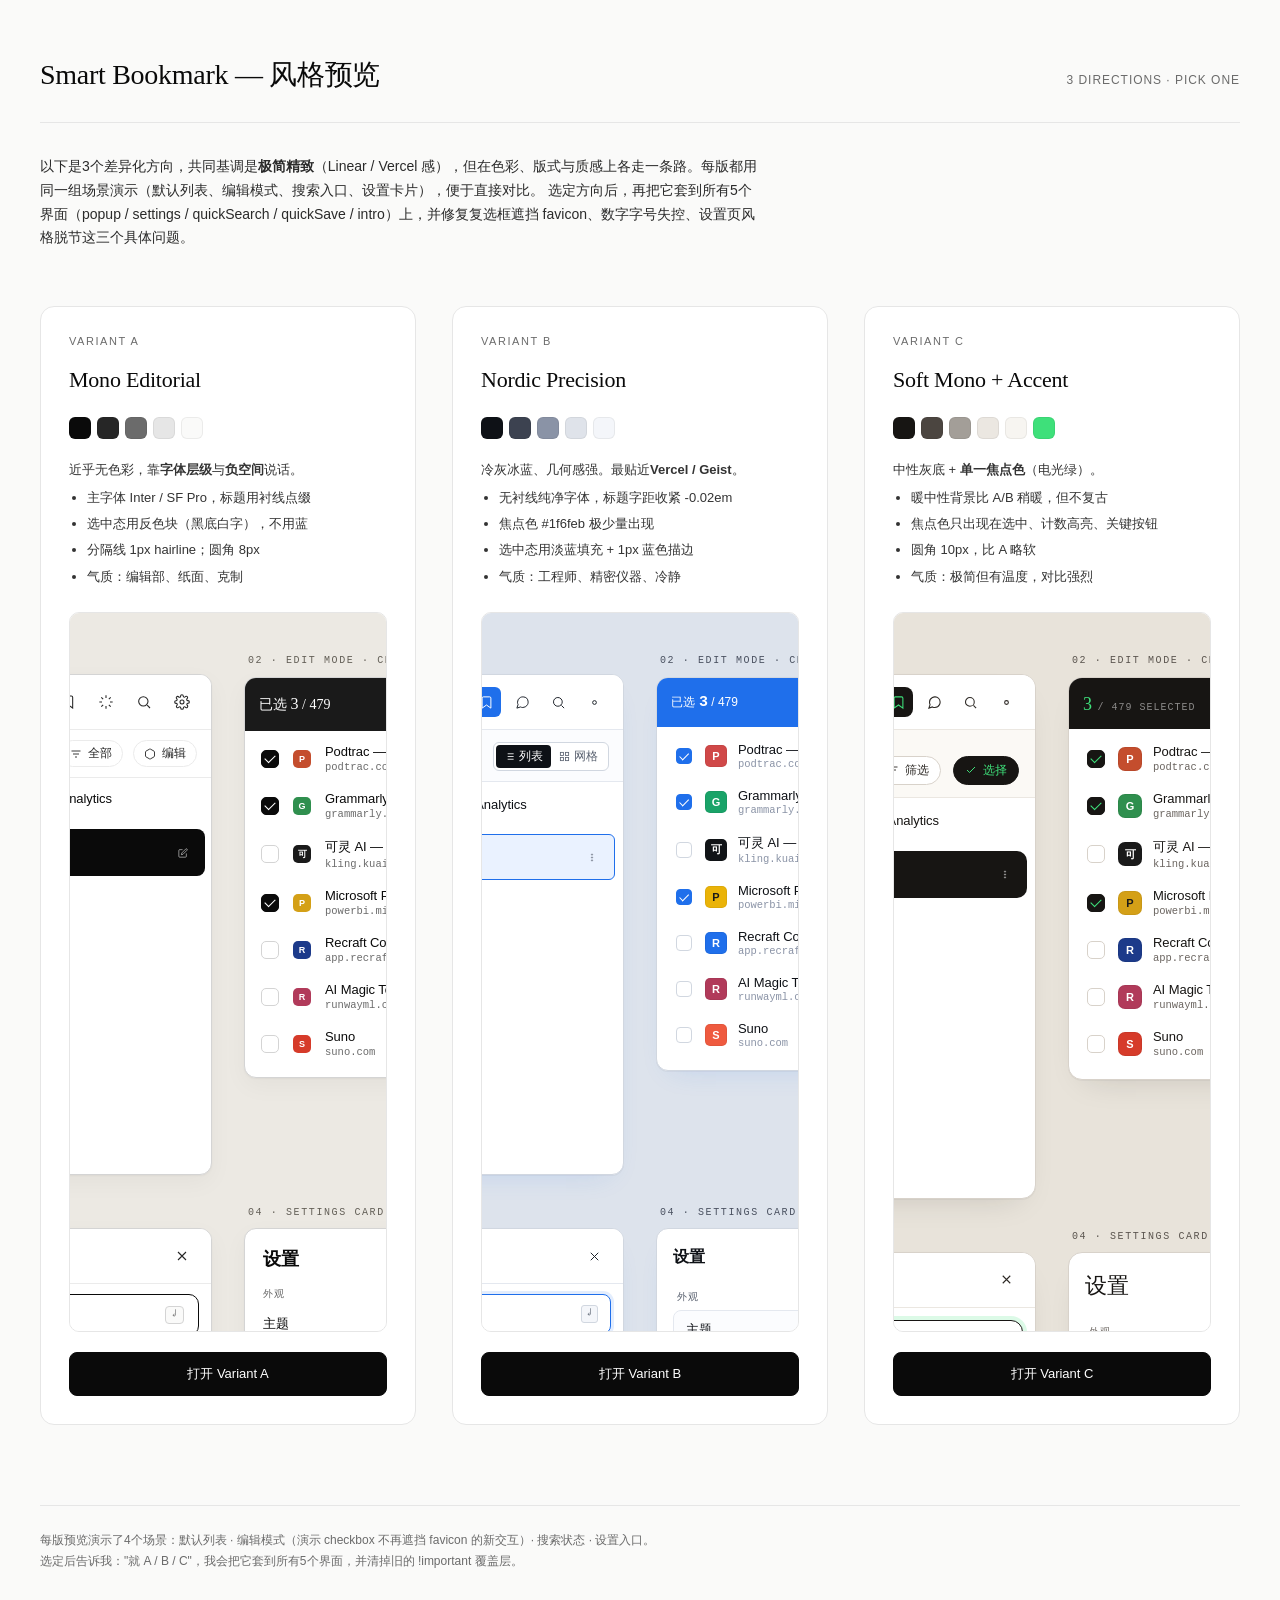
<file: ui-previews/index.html>
<!doctype html>
<html lang="zh-CN">
<head>
<meta charset="utf-8" />
<title>Smart Bookmark · 风格预览</title>
<style>
  :root {
    --ink: #0a0a0a;
    --muted: #6b6b6b;
    --line: #e6e6e6;
    --bg: #fafaf9;
  }
  * { box-sizing: border-box; }
  html, body { margin: 0; padding: 0; background: var(--bg); color: var(--ink); font-family: ui-sans-serif, -apple-system, BlinkMacSystemFont, "SF Pro Text", "Inter", "PingFang SC", sans-serif; -webkit-font-smoothing: antialiased; }
  .wrap { max-width: 1480px; margin: 0 auto; padding: 56px 40px 120px; }
  header { display: flex; justify-content: space-between; align-items: baseline; padding-bottom: 28px; border-bottom: 1px solid var(--line); }
  header h1 { font-family: "Iowan Old Style", "Georgia", "Source Serif Pro", serif; font-weight: 500; font-size: 28px; letter-spacing: -0.01em; margin: 0; }
  header .meta { color: var(--muted); font-size: 12px; letter-spacing: 0.08em; text-transform: uppercase; }
  .intro { margin: 32px 0 56px; max-width: 720px; color: #2a2a2a; line-height: 1.7; font-size: 14px; }
  .intro b { font-weight: 600; }
  .grid { display: grid; grid-template-columns: repeat(3, 1fr); gap: 36px; }
  .card { background: #fff; border: 1px solid var(--line); border-radius: 14px; padding: 28px; display: flex; flex-direction: column; gap: 20px; }
  .card h2 { margin: 0; font-family: "Iowan Old Style", "Georgia", serif; font-weight: 500; font-size: 22px; letter-spacing: -0.01em; }
  .card .label { font-size: 11px; letter-spacing: 0.14em; color: var(--muted); text-transform: uppercase; }
  .swatches { display: flex; gap: 6px; margin-top: 4px; }
  .swatch { width: 22px; height: 22px; border-radius: 6px; border: 1px solid rgba(0,0,0,0.06); }
  .summary { font-size: 13px; line-height: 1.7; color: #333; }
  .summary ul { padding-left: 18px; margin: 6px 0 0; }
  .summary li { margin: 4px 0; }
  .preview-frame { width: 100%; height: 720px; border: 1px solid var(--line); border-radius: 10px; background: #fff; }
  .btn-row { display: flex; gap: 8px; }
  .btn { flex: 1; padding: 12px 14px; text-align: center; text-decoration: none; font-size: 13px; border-radius: 8px; border: 1px solid var(--line); color: var(--ink); background: #fff; transition: all .12s; }
  .btn:hover { background: var(--ink); color: #fff; border-color: var(--ink); }
  .btn.primary { background: var(--ink); color: #fff; border-color: var(--ink); }
  .btn.primary:hover { background: #2a2a2a; }
  footer { margin-top: 80px; padding-top: 24px; border-top: 1px solid var(--line); color: var(--muted); font-size: 12px; line-height: 1.8; }
</style>
</head>
<body>
<div class="wrap">
  <header>
    <h1>Smart Bookmark — 风格预览</h1>
    <span class="meta">3 directions · pick one</span>
  </header>

  <p class="intro">
    以下是3个差异化方向，共同基调是<b>极简精致</b>（Linear / Vercel 感），但在色彩、版式与质感上各走一条路。每版都用同一组场景演示（默认列表、编辑模式、搜索入口、设置卡片），便于直接对比。
    选定方向后，再把它套到所有5个界面（popup / settings / quickSearch / quickSave / intro）上，并修复复选框遮挡 favicon、数字字号失控、设置页风格脱节这三个具体问题。
  </p>

  <div class="grid">
    <!-- Variant A -->
    <div class="card">
      <span class="label">Variant A</span>
      <h2>Mono Editorial</h2>
      <div class="swatches">
        <span class="swatch" style="background:#0a0a0a"></span>
        <span class="swatch" style="background:#262626"></span>
        <span class="swatch" style="background:#6b6b6b"></span>
        <span class="swatch" style="background:#e6e6e6"></span>
        <span class="swatch" style="background:#fafaf9"></span>
      </div>
      <div class="summary">
        近乎无色彩，靠<b>字体层级</b>与<b>负空间</b>说话。
        <ul>
          <li>主字体 Inter / SF Pro，标题用衬线点缀</li>
          <li>选中态用反色块（黑底白字），不用蓝</li>
          <li>分隔线 1px hairline；圆角 8px</li>
          <li>气质：编辑部、纸面、克制</li>
        </ul>
      </div>
      <iframe class="preview-frame" src="variant-a-mono-editorial.html"></iframe>
      <div class="btn-row">
        <a class="btn primary" href="variant-a-mono-editorial.html" target="_blank">打开 Variant A</a>
      </div>
    </div>

    <!-- Variant B -->
    <div class="card">
      <span class="label">Variant B</span>
      <h2>Nordic Precision</h2>
      <div class="swatches">
        <span class="swatch" style="background:#0e1116"></span>
        <span class="swatch" style="background:#3c4250"></span>
        <span class="swatch" style="background:#8a93a6"></span>
        <span class="swatch" style="background:#dfe3ea"></span>
        <span class="swatch" style="background:#f4f6fa"></span>
      </div>
      <div class="summary">
        冷灰冰蓝、几何感强。最贴近<b>Vercel / Geist</b>。
        <ul>
          <li>无衬线纯净字体，标题字距收紧 -0.02em</li>
          <li>焦点色 #1f6feb 极少量出现</li>
          <li>选中态用淡蓝填充 + 1px 蓝色描边</li>
          <li>气质：工程师、精密仪器、冷静</li>
        </ul>
      </div>
      <iframe class="preview-frame" src="variant-b-nordic-precision.html"></iframe>
      <div class="btn-row">
        <a class="btn primary" href="variant-b-nordic-precision.html" target="_blank">打开 Variant B</a>
      </div>
    </div>

    <!-- Variant C -->
    <div class="card">
      <span class="label">Variant C</span>
      <h2>Soft Mono + Accent</h2>
      <div class="swatches">
        <span class="swatch" style="background:#171513"></span>
        <span class="swatch" style="background:#4b4540"></span>
        <span class="swatch" style="background:#a39e98"></span>
        <span class="swatch" style="background:#ebe7e1"></span>
        <span class="swatch" style="background:#f7f5f1"></span>
        <span class="swatch" style="background:#3ee07a"></span>
      </div>
      <div class="summary">
        中性灰底 + <b>单一焦点色</b>（电光绿）。
        <ul>
          <li>暖中性背景比 A/B 稍暖，但不复古</li>
          <li>焦点色只出现在选中、计数高亮、关键按钮</li>
          <li>圆角 10px，比 A 略软</li>
          <li>气质：极简但有温度，对比强烈</li>
        </ul>
      </div>
      <iframe class="preview-frame" src="variant-c-soft-mono-accent.html"></iframe>
      <div class="btn-row">
        <a class="btn primary" href="variant-c-soft-mono-accent.html" target="_blank">打开 Variant C</a>
      </div>
    </div>
  </div>

  <footer>
    每版预览演示了4个场景：默认列表 · 编辑模式（演示 checkbox 不再遮挡 favicon 的新交互）· 搜索状态 · 设置入口。<br/>
    选定后告诉我："就 A / B / C"，我会把它套到所有5个界面，并清掉旧的 !important 覆盖层。
  </footer>
</div>
</body>
</html>
</file>
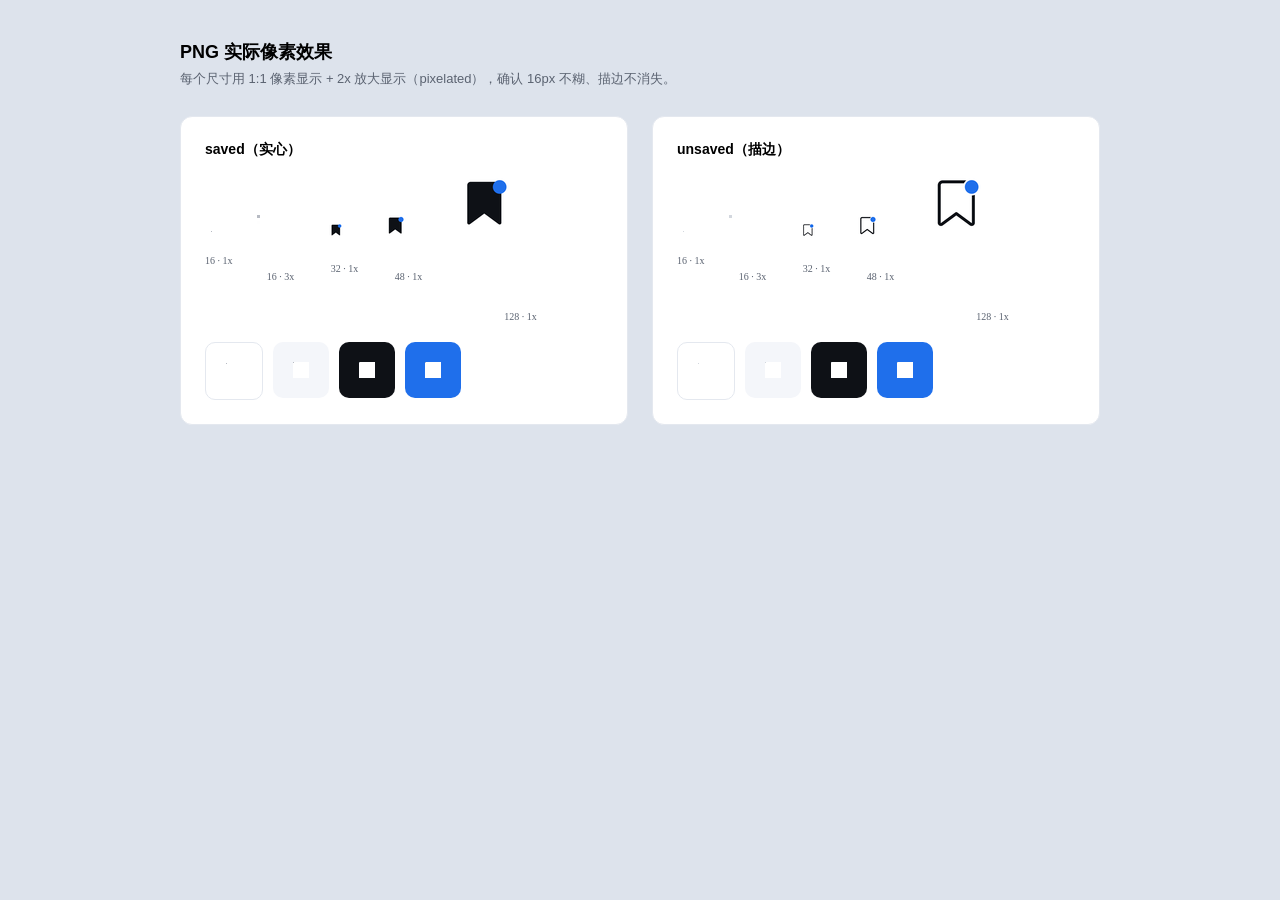
<file: icons-new/pngs.html>
<!doctype html>
<html><head><meta charset="utf-8"><title>PNG check</title>
<style>
  body { margin: 0; padding: 40px; background: #dde3ec; font-family: -apple-system, "PingFang SC", sans-serif; }
  .wrap { max-width: 920px; margin: 0 auto; }
  h1 { font-size: 18px; margin: 0 0 6px; }
  p { color: #5b6371; font-size: 13px; margin: 0 0 28px; }
  .grid { display: grid; grid-template-columns: 1fr 1fr; gap: 24px; }
  .card { background: #fff; border: 1px solid #e4e8ef; border-radius: 12px; padding: 24px; }
  .card h2 { margin: 0 0 16px; font-size: 14px; }
  .row { display: flex; align-items: center; gap: 24px; flex-wrap: wrap; }
  .slot { display: flex; flex-direction: column; align-items: center; gap: 8px; }
  .slot img { image-rendering: pixelated; }
  .slot.smooth img { image-rendering: auto; }
  .slot .lbl { font-family: ui-monospace, Menlo; font-size: 10px; color: #5b6371; }
  .bg-row { display: flex; gap: 10px; margin-top: 20px; }
  .bg { width: 56px; height: 56px; border-radius: 10px; display: flex; align-items: center; justify-content: center; }
  .bg-w { background: #fff; border: 1px solid #e4e8ef; }
  .bg-g { background: #f4f6fa; }
  .bg-d { background: #0e1116; }
  .bg-b { background: #1f6feb; }
  .bg img { width: 16px; height: 16px; }
</style></head>
<body><div class="wrap">
<h1>PNG 实际像素效果</h1>
<p>每个尺寸用 1:1 像素显示 + 2x 放大显示（pixelated），确认 16px 不糊、描边不消失。</p>

<div class="grid">
  <div class="card">
    <h2>saved（实心）</h2>
    <div class="row">
      <div class="slot"><img src="saved_16.png" width="16" /><span class="lbl">16 · 1x</span></div>
      <div class="slot"><img src="saved_16.png" width="48" /><span class="lbl">16 · 3x</span></div>
      <div class="slot"><img src="saved_32.png" width="32" /><span class="lbl">32 · 1x</span></div>
      <div class="slot"><img src="saved_48.png" width="48" /><span class="lbl">48 · 1x</span></div>
      <div class="slot smooth"><img src="saved_128.png" width="128" /><span class="lbl">128 · 1x</span></div>
    </div>
    <div class="bg-row">
      <div class="bg bg-w"><img src="saved_16.png" /></div>
      <div class="bg bg-g"><img src="saved_16.png" /></div>
      <div class="bg bg-d"><img src="saved_16.png" /></div>
      <div class="bg bg-b"><img src="saved_16.png" /></div>
    </div>
  </div>

  <div class="card">
    <h2>unsaved（描边）</h2>
    <div class="row">
      <div class="slot"><img src="unsaved_16.png" width="16" /><span class="lbl">16 · 1x</span></div>
      <div class="slot"><img src="unsaved_16.png" width="48" /><span class="lbl">16 · 3x</span></div>
      <div class="slot"><img src="unsaved_32.png" width="32" /><span class="lbl">32 · 1x</span></div>
      <div class="slot"><img src="unsaved_48.png" width="48" /><span class="lbl">48 · 1x</span></div>
      <div class="slot smooth"><img src="unsaved_128.png" width="128" /><span class="lbl">128 · 1x</span></div>
    </div>
    <div class="bg-row">
      <div class="bg bg-w"><img src="unsaved_16.png" /></div>
      <div class="bg bg-g"><img src="unsaved_16.png" /></div>
      <div class="bg bg-d"><img src="unsaved_16.png" /></div>
      <div class="bg bg-b"><img src="unsaved_16.png" /></div>
    </div>
  </div>
</div>
</div></body></html>
</file>
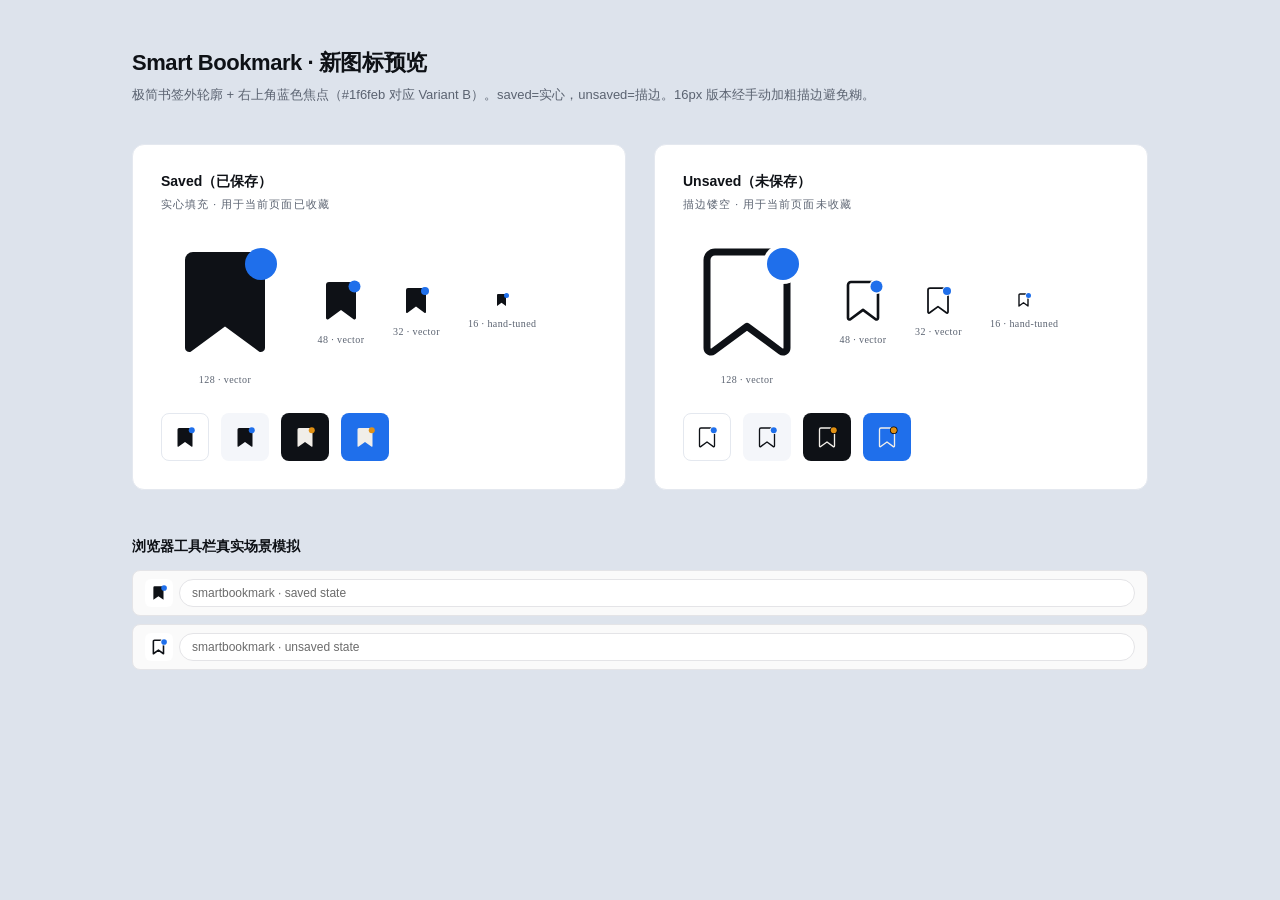
<file: icons-new/preview.html>
<!doctype html>
<html lang="zh-CN">
<head>
<meta charset="utf-8" />
<title>Icon preview</title>
<style>
  :root {
    --ink: #0e1116;
    --muted: #5b6371;
    --line: #e4e8ef;
    --bg: #f4f6fa;
    --accent: #1f6feb;
  }
  * { box-sizing: border-box; }
  html, body { margin: 0; padding: 0; background: #dde3ec; color: var(--ink); font-family: "Inter", -apple-system, "PingFang SC", sans-serif; }
  .wrap { max-width: 1080px; margin: 0 auto; padding: 48px 32px 80px; }
  h1 { font-size: 22px; font-weight: 600; letter-spacing: -0.02em; margin: 0 0 8px; }
  .sub { color: var(--muted); font-size: 13px; margin: 0 0 40px; }
  .grid { display: grid; grid-template-columns: 1fr 1fr; gap: 28px; }
  .card { background: #fff; border: 1px solid var(--line); border-radius: 12px; padding: 28px; }
  .card h2 { font-size: 14px; font-weight: 600; margin: 0 0 6px; }
  .card .label { color: var(--muted); font-size: 11px; letter-spacing: 0.1em; text-transform: uppercase; margin-bottom: 24px; font-family: ui-monospace, "JetBrains Mono", Menlo; }
  .row { display: flex; align-items: center; gap: 28px; flex-wrap: wrap; margin-bottom: 28px; }
  .row:last-child { margin-bottom: 0; }
  .slot { display: flex; flex-direction: column; align-items: center; gap: 10px; }
  .slot .size { font-family: ui-monospace, "JetBrains Mono", Menlo; font-size: 10px; color: var(--muted); letter-spacing: 0.04em; }
  .slot img { display: block; image-rendering: -webkit-optimize-contrast; }
  /* mock chrome toolbar */
  .toolbar { display: flex; align-items: center; gap: 6px; padding: 8px 12px; background: #fafafa; border: 1px solid #e4e4e7; border-radius: 8px; }
  .toolbar .url { flex: 1; height: 28px; background: #fff; border: 1px solid #e4e4e7; border-radius: 14px; padding: 0 12px; display: flex; align-items: center; font-size: 12px; color: #6b6b6b; }
  .toolbar .ext-btn { width: 28px; height: 28px; border-radius: 6px; background: #fff; border: 1px solid transparent; display: flex; align-items: center; justify-content: center; }
  .toolbar .ext-btn img { width: 18px; height: 18px; }
  .bg-tests { display: flex; gap: 12px; margin-top: 14px; }
  .bg-tests .bg { width: 48px; height: 48px; border-radius: 8px; display: flex; align-items: center; justify-content: center; }
  .bg-light { background: #ffffff; border: 1px solid var(--line); }
  .bg-dark { background: #0e1116; }
  .bg-gray { background: #f4f6fa; }
  .bg-blue { background: var(--accent); }
</style>
</head>
<body>
<div class="wrap">
  <h1>Smart Bookmark · 新图标预览</h1>
  <p class="sub">极简书签外轮廓 + 右上角蓝色焦点（#1f6feb 对应 Variant B）。saved=实心，unsaved=描边。16px 版本经手动加粗描边避免糊。</p>

  <div class="grid">
    <!-- SAVED -->
    <div class="card">
      <h2>Saved（已保存）</h2>
      <div class="label">实心填充 · 用于当前页面已收藏</div>
      <div class="row">
        <div class="slot"><img src="icon-saved.svg" width="128" height="128" /><span class="size">128 · vector</span></div>
        <div class="slot"><img src="icon-saved.svg" width="48" height="48" /><span class="size">48 · vector</span></div>
        <div class="slot"><img src="icon-saved.svg" width="32" height="32" /><span class="size">32 · vector</span></div>
        <div class="slot"><img src="icon-saved-16.svg" width="16" height="16" /><span class="size">16 · hand-tuned</span></div>
      </div>
      <div class="bg-tests">
        <div class="bg bg-light"><img src="icon-saved.svg" width="24" height="24" /></div>
        <div class="bg bg-gray"><img src="icon-saved.svg" width="24" height="24" /></div>
        <div class="bg bg-dark"><img src="icon-saved.svg" width="24" height="24" style="filter:invert(1)" /></div>
        <div class="bg bg-blue"><img src="icon-saved.svg" width="24" height="24" style="filter:invert(1)" /></div>
      </div>
    </div>

    <!-- UNSAVED -->
    <div class="card">
      <h2>Unsaved（未保存）</h2>
      <div class="label">描边镂空 · 用于当前页面未收藏</div>
      <div class="row">
        <div class="slot"><img src="icon-unsaved.svg" width="128" height="128" /><span class="size">128 · vector</span></div>
        <div class="slot"><img src="icon-unsaved.svg" width="48" height="48" /><span class="size">48 · vector</span></div>
        <div class="slot"><img src="icon-unsaved.svg" width="32" height="32" /><span class="size">32 · vector</span></div>
        <div class="slot"><img src="icon-unsaved-16.svg" width="16" height="16" /><span class="size">16 · hand-tuned</span></div>
      </div>
      <div class="bg-tests">
        <div class="bg bg-light"><img src="icon-unsaved.svg" width="24" height="24" /></div>
        <div class="bg bg-gray"><img src="icon-unsaved.svg" width="24" height="24" /></div>
        <div class="bg bg-dark"><img src="icon-unsaved.svg" width="24" height="24" style="filter:invert(1)" /></div>
        <div class="bg bg-blue"><img src="icon-unsaved.svg" width="24" height="24" style="filter:invert(1)" /></div>
      </div>
    </div>
  </div>

  <h2 style="margin-top:48px; font-size:14px;">浏览器工具栏真实场景模拟</h2>
  <div class="toolbar" style="margin-top:14px;">
    <div class="ext-btn"><img src="icon-saved-16.svg" /></div>
    <div class="url">smartbookmark · saved state</div>
  </div>
  <div class="toolbar" style="margin-top:8px;">
    <div class="ext-btn"><img src="icon-unsaved-16.svg" /></div>
    <div class="url">smartbookmark · unsaved state</div>
  </div>
</div>
</body>
</html>
</file>
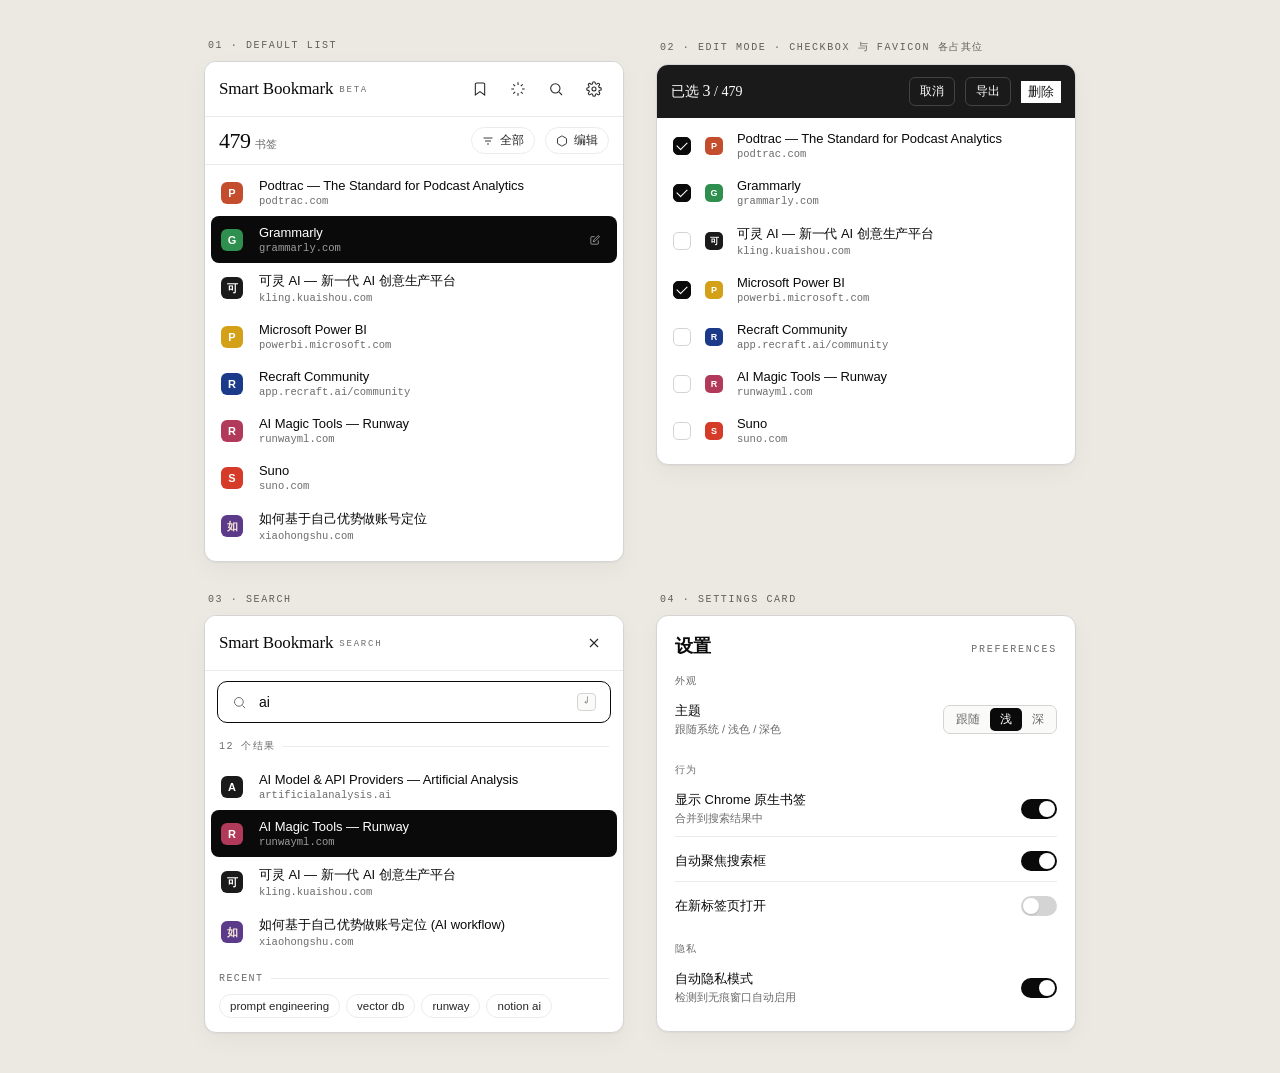
<file: ui-previews/variant-a-mono-editorial.html>
<!doctype html>
<html lang="zh-CN">
<head>
<meta charset="utf-8" />
<title>Variant A · Mono Editorial</title>
<style>
  :root {
    --ink: #0a0a0a;
    --ink-2: #262626;
    --muted: #6b6b6b;
    --muted-2: #9a9a9a;
    --line: #ebebeb;
    --line-strong: #d4d4d4;
    --bg: #fafaf9;
    --panel: #ffffff;
    --hover: #f1f0ee;
    --selected: #0a0a0a;
    --selected-text: #ffffff;
    --danger: #b91c1c;
    --radius-sm: 6px;
    --radius: 8px;
    --radius-lg: 12px;
    --shadow: 0 1px 2px rgba(0,0,0,0.04), 0 8px 24px rgba(0,0,0,0.04);
    --serif: "Iowan Old Style", "Georgia", "Source Serif Pro", "Times New Roman", serif;
    --sans: ui-sans-serif, -apple-system, BlinkMacSystemFont, "SF Pro Text", "Inter", "PingFang SC", sans-serif;
    --mono: ui-monospace, "SF Mono", "JetBrains Mono", Menlo, monospace;
  }
  * { box-sizing: border-box; }
  html, body { margin: 0; padding: 0; background: #ece9e3; color: var(--ink); font-family: var(--sans); -webkit-font-smoothing: antialiased; }
  .stage { display: grid; grid-template-columns: repeat(2, 420px); gap: 32px; padding: 40px; justify-content: center; align-content: start; }
  .scene { display: flex; flex-direction: column; gap: 10px; }
  .scene-label { font-family: var(--mono); font-size: 10px; letter-spacing: 0.16em; text-transform: uppercase; color: #635f57; padding-left: 4px; }

  /* === Popup canvas === */
  .popup {
    width: 420px;
    background: var(--panel);
    border: 1px solid var(--line-strong);
    border-radius: var(--radius-lg);
    overflow: hidden;
    box-shadow: var(--shadow);
    font-size: 13px;
  }

  /* Toolbar */
  .toolbar {
    display: flex;
    align-items: center;
    gap: 8px;
    padding: 12px 14px;
    border-bottom: 1px solid var(--line);
    background: var(--panel);
  }
  .brand {
    display: flex; align-items: baseline; gap: 6px;
    font-family: var(--serif);
    font-size: 17px;
    letter-spacing: -0.01em;
    font-weight: 500;
    color: var(--ink);
  }
  .brand .dot { width: 6px; height: 6px; border-radius: 50%; background: var(--ink); display: inline-block; transform: translateY(-2px); }
  .brand small { font-family: var(--mono); font-size: 9px; letter-spacing: 0.2em; color: var(--muted); text-transform: uppercase; transform: translateY(-2px); }
  .toolbar .spacer { flex: 1; }
  .icon-btn {
    width: 30px; height: 30px;
    display: inline-flex; align-items: center; justify-content: center;
    border: 1px solid transparent;
    background: transparent;
    border-radius: var(--radius-sm);
    color: var(--ink-2);
    cursor: pointer;
    transition: all .12s;
  }
  .icon-btn:hover { background: var(--hover); }
  .icon-btn.active { background: var(--ink); color: #fff; }
  .icon-btn svg { width: 16px; height: 16px; stroke-width: 1.6; }

  /* Sub-toolbar (count + actions) */
  .subbar {
    display: flex; align-items: center; gap: 10px;
    padding: 10px 14px;
    border-bottom: 1px solid var(--line);
  }
  .count {
    display: inline-flex; align-items: baseline; gap: 4px;
    font-family: var(--serif);
  }
  .count .num {
    font-size: 22px;
    font-weight: 500;
    letter-spacing: -0.02em;
    color: var(--ink);
    font-variant-numeric: tabular-nums;
    line-height: 1;
  }
  .count .unit {
    font-size: 11px;
    color: var(--muted);
    letter-spacing: 0.06em;
    font-family: var(--sans);
    text-transform: uppercase;
  }
  .subbar .spacer { flex: 1; }
  .pill {
    display: inline-flex; align-items: center; gap: 6px;
    padding: 5px 10px;
    border: 1px solid var(--line);
    border-radius: 999px;
    background: var(--panel);
    color: var(--ink-2);
    font-size: 11.5px;
    cursor: pointer;
    transition: all .12s;
  }
  .pill:hover { border-color: var(--ink); }
  .pill svg { width: 12px; height: 12px; stroke-width: 1.8; }

  /* Bookmark list */
  .list { padding: 4px 6px 10px; }
  .item {
    position: relative;
    display: grid;
    grid-template-columns: 28px minmax(0,1fr) auto;
    align-items: center;
    gap: 10px;
    padding: 9px 10px;
    border-radius: var(--radius);
    cursor: pointer;
    transition: background .12s;
  }
  .item:hover { background: var(--hover); }
  .item.selected { background: var(--selected); color: var(--selected-text); }
  .item.selected .title { color: var(--selected-text); }
  .item.selected .url { color: rgba(255,255,255,0.6); }

  .favicon {
    width: 22px; height: 22px;
    border-radius: 6px;
    overflow: hidden;
    background: #ddd6c8;
    display: flex; align-items: center; justify-content: center;
    color: #fff;
    font-size: 11px;
    font-weight: 600;
    flex-shrink: 0;
  }
  .favicon.f1 { background: #c44d2d; }
  .favicon.f2 { background: #2f8f4e; }
  .favicon.f3 { background: #1a1a1a; }
  .favicon.f4 { background: #d4a017; }
  .favicon.f5 { background: #1c3a8a; }
  .favicon.f6 { background: #b13a5a; }
  .favicon.f7 { background: #d63b2a; }
  .favicon.f8 { background: #5b3a8a; color: #f5e8d4; }

  .meta { min-width: 0; display: flex; flex-direction: column; gap: 2px; }
  .title { font-size: 13px; font-weight: 500; color: var(--ink); white-space: nowrap; overflow: hidden; text-overflow: ellipsis; letter-spacing: -0.005em; }
  .url { font-size: 10.5px; color: var(--muted); white-space: nowrap; overflow: hidden; text-overflow: ellipsis; font-family: var(--mono); }
  .item .actions { display: flex; gap: 2px; opacity: 0; transition: opacity .12s; }
  .item:hover .actions { opacity: 1; }
  .item.selected .actions { opacity: 1; }
  .item .actions .icon-btn { width: 24px; height: 24px; color: var(--muted); }
  .item.selected .actions .icon-btn { color: rgba(255,255,255,0.8); }
  .item.selected .actions .icon-btn:hover { background: rgba(255,255,255,0.12); color: #fff; }

  /* Edit-mode: checkbox sits where favicon was, favicon shrinks to corner of checkbox.
     User's bug: checkbox covers favicon. Fix: in edit mode, the leading slot becomes a checkbox,
     and the favicon is a small badge attached to the title row instead. */
  .item.edit { grid-template-columns: 22px 22px minmax(0,1fr) auto; }
  .item.edit .favicon { width: 18px; height: 18px; border-radius: 5px; font-size: 9px; }
  .checkbox {
    width: 18px; height: 18px;
    border: 1.5px solid var(--line-strong);
    border-radius: 5px;
    display: inline-flex; align-items: center; justify-content: center;
    background: #fff;
    transition: all .12s;
  }
  .item.edit:hover .checkbox { border-color: var(--ink); }
  .checkbox.checked { background: var(--ink); border-color: var(--ink); }
  .checkbox.checked::after {
    content: ""; width: 9px; height: 5px;
    border-left: 1.5px solid #fff; border-bottom: 1.5px solid #fff;
    transform: rotate(-45deg) translate(1px, -1px);
  }

  /* Edit toolbar */
  .edit-bar {
    display: flex; align-items: center; gap: 10px;
    padding: 12px 14px;
    background: #1a1a1a;
    color: #fff;
    font-size: 12px;
  }
  .edit-bar .label { font-family: var(--serif); font-size: 14px; }
  .edit-bar .label .num { font-family: var(--serif); font-weight: 500; font-size: 16px; font-variant-numeric: tabular-nums; }
  .edit-bar .spacer { flex: 1; }
  .edit-bar .ghost {
    padding: 6px 10px; border: 1px solid rgba(255,255,255,0.18);
    border-radius: var(--radius-sm); color: #fff; background: transparent;
    cursor: pointer; font-size: 11.5px;
  }
  .edit-bar .ghost:hover { background: rgba(255,255,255,0.08); }
  .edit-bar .danger { background: #fff; color: #1a1a1a; border: 1px solid #fff; }
  .edit-bar .danger:hover { background: #f0ebe2; }

  /* Search scene */
  .search-input {
    margin: 10px 12px;
    display: flex; align-items: center; gap: 10px;
    padding: 11px 14px;
    border: 1px solid var(--line-strong);
    border-radius: 10px;
    background: var(--panel);
  }
  .search-input.focused { border-color: var(--ink); }
  .search-input svg { width: 15px; height: 15px; color: var(--muted); stroke-width: 1.6; }
  .search-input input {
    flex: 1; border: none; outline: none; background: transparent;
    font-family: var(--sans); font-size: 14px; color: var(--ink);
  }
  .search-input kbd {
    font-family: var(--mono); font-size: 10px;
    padding: 2px 6px; border: 1px solid var(--line-strong);
    border-radius: 4px; color: var(--muted); background: var(--bg);
  }
  .sec {
    padding: 6px 14px;
    display: flex; align-items: center; gap: 8px;
    font-family: var(--mono); font-size: 10px; letter-spacing: 0.14em;
    text-transform: uppercase; color: var(--muted);
  }
  .sec::after { content: ""; flex: 1; height: 1px; background: var(--line); }

  /* Settings card */
  .settings-card {
    padding: 18px 18px 16px;
    display: flex; flex-direction: column; gap: 16px;
  }
  .settings-title {
    font-family: var(--serif);
    font-size: 18px;
    letter-spacing: -0.015em;
    margin: 0;
    display: flex; justify-content: space-between; align-items: baseline;
  }
  .settings-title small { font-family: var(--mono); font-size: 10px; letter-spacing: 0.18em; text-transform: uppercase; color: var(--muted); font-weight: normal; }
  .sg { display: flex; flex-direction: column; gap: 4px; }
  .sg-label { font-family: var(--mono); font-size: 10px; letter-spacing: 0.14em; text-transform: uppercase; color: var(--muted); }
  .sg-row {
    display: flex; justify-content: space-between; align-items: center;
    padding: 10px 0;
    border-bottom: 1px solid var(--line);
  }
  .sg-row:last-child { border-bottom: none; }
  .sg-row .name { font-size: 13px; color: var(--ink); }
  .sg-row .name small { display: block; color: var(--muted); font-size: 11px; font-weight: normal; margin-top: 2px; }
  .toggle {
    width: 36px; height: 20px; border-radius: 999px;
    background: var(--line-strong);
    position: relative; cursor: pointer; transition: background .15s;
  }
  .toggle::after {
    content: ""; position: absolute; top: 2px; left: 2px;
    width: 16px; height: 16px; border-radius: 50%; background: #fff;
    box-shadow: 0 1px 2px rgba(0,0,0,0.15);
    transition: transform .15s;
  }
  .toggle.on { background: var(--ink); }
  .toggle.on::after { transform: translateX(16px); }
  .seg {
    display: inline-flex;
    border: 1px solid var(--line-strong);
    border-radius: 7px;
    padding: 2px;
    background: var(--bg);
  }
  .seg button {
    border: none; background: transparent; padding: 4px 10px;
    font-size: 11.5px; color: var(--muted); cursor: pointer;
    border-radius: 5px; font-family: var(--sans);
  }
  .seg button.on { background: var(--ink); color: #fff; }

</style>
</head>
<body>
<div class="stage">

  <!-- SCENE 1: Default list -->
  <div class="scene">
    <span class="scene-label">01 · Default list</span>
    <div class="popup">
      <div class="toolbar">
        <div class="brand">Smart Bookmark <small>BETA</small></div>
        <div class="spacer"></div>
        <button class="icon-btn" title="Save"><svg viewBox="0 0 24 24" fill="none" stroke="currentColor"><path d="M19 21l-7-5-7 5V5a2 2 0 0 1 2-2h10a2 2 0 0 1 2 2z"/></svg></button>
        <button class="icon-btn" title="AI"><svg viewBox="0 0 24 24" fill="none" stroke="currentColor"><path d="M12 2v4M12 18v4M2 12h4M18 12h4M4.93 4.93l2.83 2.83M16.24 16.24l2.83 2.83M4.93 19.07l2.83-2.83M16.24 7.76l2.83-2.83"/></svg></button>
        <button class="icon-btn" title="Search"><svg viewBox="0 0 24 24" fill="none" stroke="currentColor"><circle cx="11" cy="11" r="7"/><path d="M21 21l-4.3-4.3"/></svg></button>
        <button class="icon-btn" title="Settings"><svg viewBox="0 0 24 24" fill="none" stroke="currentColor"><circle cx="12" cy="12" r="3"/><path d="M19.4 15a1.65 1.65 0 0 0 .3 1.8l.1.1a2 2 0 1 1-2.8 2.8l-.1-.1a1.65 1.65 0 0 0-1.8-.3 1.65 1.65 0 0 0-1 1.5V21a2 2 0 0 1-4 0v-.1a1.65 1.65 0 0 0-1-1.5 1.65 1.65 0 0 0-1.8.3l-.1.1a2 2 0 1 1-2.8-2.8l.1-.1a1.65 1.65 0 0 0 .3-1.8 1.65 1.65 0 0 0-1.5-1H3a2 2 0 0 1 0-4h.1a1.65 1.65 0 0 0 1.5-1 1.65 1.65 0 0 0-.3-1.8l-.1-.1a2 2 0 1 1 2.8-2.8l.1.1a1.65 1.65 0 0 0 1.8.3h0a1.65 1.65 0 0 0 1-1.5V3a2 2 0 0 1 4 0v.1a1.65 1.65 0 0 0 1 1.5h0a1.65 1.65 0 0 0 1.8-.3l.1-.1a2 2 0 1 1 2.8 2.8l-.1.1a1.65 1.65 0 0 0-.3 1.8v0a1.65 1.65 0 0 0 1.5 1H21a2 2 0 0 1 0 4h-.1a1.65 1.65 0 0 0-1.5 1z"/></svg></button>
      </div>

      <div class="subbar">
        <span class="count"><span class="num">479</span><span class="unit">书签</span></span>
        <div class="spacer"></div>
        <button class="pill"><svg viewBox="0 0 24 24" fill="none" stroke="currentColor"><path d="M3 6h18M6 12h12M10 18h4"/></svg> 全部</button>
        <button class="pill"><svg viewBox="0 0 24 24" fill="none" stroke="currentColor"><path d="M21 16V8a2 2 0 0 0-1-1.73l-7-4a2 2 0 0 0-2 0l-7 4A2 2 0 0 0 3 8v8a2 2 0 0 0 1 1.73l7 4a2 2 0 0 0 2 0l7-4A2 2 0 0 0 21 16z"/></svg> 编辑</button>
      </div>

      <div class="list">
        <div class="item">
          <div class="favicon f1">P</div>
          <div class="meta"><div class="title">Podtrac — The Standard for Podcast Analytics</div><div class="url">podtrac.com</div></div>
          <div class="actions">
            <button class="icon-btn"><svg viewBox="0 0 24 24" fill="none" stroke="currentColor"><path d="M11 4H4a2 2 0 0 0-2 2v14a2 2 0 0 0 2 2h14a2 2 0 0 0 2-2v-7"/><path d="M18.5 2.5a2.121 2.121 0 0 1 3 3L12 15l-4 1 1-4 9.5-9.5z"/></svg></button>
          </div>
        </div>
        <div class="item selected">
          <div class="favicon f2">G</div>
          <div class="meta"><div class="title">Grammarly</div><div class="url">grammarly.com</div></div>
          <div class="actions">
            <button class="icon-btn"><svg viewBox="0 0 24 24" fill="none" stroke="currentColor"><path d="M11 4H4a2 2 0 0 0-2 2v14a2 2 0 0 0 2 2h14a2 2 0 0 0 2-2v-7"/><path d="M18.5 2.5a2.121 2.121 0 0 1 3 3L12 15l-4 1 1-4 9.5-9.5z"/></svg></button>
          </div>
        </div>
        <div class="item">
          <div class="favicon f3">可</div>
          <div class="meta"><div class="title">可灵 AI — 新一代 AI 创意生产平台</div><div class="url">kling.kuaishou.com</div></div>
          <div class="actions"><button class="icon-btn"></button></div>
        </div>
        <div class="item">
          <div class="favicon f4">P</div>
          <div class="meta"><div class="title">Microsoft Power BI</div><div class="url">powerbi.microsoft.com</div></div>
          <div class="actions"><button class="icon-btn"></button></div>
        </div>
        <div class="item">
          <div class="favicon f5">R</div>
          <div class="meta"><div class="title">Recraft Community</div><div class="url">app.recraft.ai/community</div></div>
          <div class="actions"><button class="icon-btn"></button></div>
        </div>
        <div class="item">
          <div class="favicon f6">R</div>
          <div class="meta"><div class="title">AI Magic Tools — Runway</div><div class="url">runwayml.com</div></div>
          <div class="actions"><button class="icon-btn"></button></div>
        </div>
        <div class="item">
          <div class="favicon f7">S</div>
          <div class="meta"><div class="title">Suno</div><div class="url">suno.com</div></div>
          <div class="actions"><button class="icon-btn"></button></div>
        </div>
        <div class="item">
          <div class="favicon f8">如</div>
          <div class="meta"><div class="title">如何基于自己优势做账号定位</div><div class="url">xiaohongshu.com</div></div>
          <div class="actions"><button class="icon-btn"></button></div>
        </div>
      </div>
    </div>
  </div>

  <!-- SCENE 2: Edit mode (fixes bug #1) -->
  <div class="scene">
    <span class="scene-label">02 · Edit mode · checkbox 与 favicon 各占其位</span>
    <div class="popup">
      <div class="edit-bar">
        <span class="label">已选 <span class="num">3</span> / 479</span>
        <div class="spacer"></div>
        <button class="ghost">取消</button>
        <button class="ghost">导出</button>
        <button class="danger">删除</button>
      </div>
      <div class="list">
        <div class="item edit">
          <div class="checkbox checked"></div>
          <div class="favicon f1">P</div>
          <div class="meta"><div class="title">Podtrac — The Standard for Podcast Analytics</div><div class="url">podtrac.com</div></div>
        </div>
        <div class="item edit">
          <div class="checkbox checked"></div>
          <div class="favicon f2">G</div>
          <div class="meta"><div class="title">Grammarly</div><div class="url">grammarly.com</div></div>
        </div>
        <div class="item edit">
          <div class="checkbox"></div>
          <div class="favicon f3">可</div>
          <div class="meta"><div class="title">可灵 AI — 新一代 AI 创意生产平台</div><div class="url">kling.kuaishou.com</div></div>
        </div>
        <div class="item edit">
          <div class="checkbox checked"></div>
          <div class="favicon f4">P</div>
          <div class="meta"><div class="title">Microsoft Power BI</div><div class="url">powerbi.microsoft.com</div></div>
        </div>
        <div class="item edit">
          <div class="checkbox"></div>
          <div class="favicon f5">R</div>
          <div class="meta"><div class="title">Recraft Community</div><div class="url">app.recraft.ai/community</div></div>
        </div>
        <div class="item edit">
          <div class="checkbox"></div>
          <div class="favicon f6">R</div>
          <div class="meta"><div class="title">AI Magic Tools — Runway</div><div class="url">runwayml.com</div></div>
        </div>
        <div class="item edit">
          <div class="checkbox"></div>
          <div class="favicon f7">S</div>
          <div class="meta"><div class="title">Suno</div><div class="url">suno.com</div></div>
        </div>
      </div>
    </div>
  </div>

  <!-- SCENE 3: Search -->
  <div class="scene">
    <span class="scene-label">03 · Search</span>
    <div class="popup">
      <div class="toolbar">
        <div class="brand">Smart Bookmark <small>SEARCH</small></div>
        <div class="spacer"></div>
        <button class="icon-btn"><svg viewBox="0 0 24 24" fill="none" stroke="currentColor"><path d="M18 6L6 18M6 6l12 12"/></svg></button>
      </div>
      <div class="search-input focused">
        <svg viewBox="0 0 24 24" fill="none" stroke="currentColor"><circle cx="11" cy="11" r="7"/><path d="M21 21l-4.3-4.3"/></svg>
        <input value="ai" autofocus />
        <kbd>↵</kbd>
      </div>
      <div class="sec">12 个结果</div>
      <div class="list">
        <div class="item">
          <div class="favicon f3">A</div>
          <div class="meta"><div class="title">AI Model & API Providers — Artificial Analysis</div><div class="url">artificialanalysis.ai</div></div>
        </div>
        <div class="item selected">
          <div class="favicon f6">R</div>
          <div class="meta"><div class="title">AI Magic Tools — Runway</div><div class="url">runwayml.com</div></div>
        </div>
        <div class="item">
          <div class="favicon f3">可</div>
          <div class="meta"><div class="title">可灵 AI — 新一代 AI 创意生产平台</div><div class="url">kling.kuaishou.com</div></div>
        </div>
        <div class="item">
          <div class="favicon f8">如</div>
          <div class="meta"><div class="title">如何基于自己优势做账号定位 (AI workflow)</div><div class="url">xiaohongshu.com</div></div>
        </div>
      </div>
      <div class="sec">Recent</div>
      <div style="padding: 4px 14px 14px; display: flex; flex-wrap: wrap; gap: 6px;">
        <span class="pill">prompt engineering</span>
        <span class="pill">vector db</span>
        <span class="pill">runway</span>
        <span class="pill">notion ai</span>
      </div>
    </div>
  </div>

  <!-- SCENE 4: Settings card -->
  <div class="scene">
    <span class="scene-label">04 · Settings card</span>
    <div class="popup">
      <div class="settings-card">
        <h2 class="settings-title">设置 <small>PREFERENCES</small></h2>

        <div class="sg">
          <span class="sg-label">外观</span>
          <div class="sg-row">
            <div class="name">主题<small>跟随系统 / 浅色 / 深色</small></div>
            <div class="seg">
              <button>跟随</button>
              <button class="on">浅</button>
              <button>深</button>
            </div>
          </div>
        </div>

        <div class="sg">
          <span class="sg-label">行为</span>
          <div class="sg-row">
            <div class="name">显示 Chrome 原生书签<small>合并到搜索结果中</small></div>
            <div class="toggle on"></div>
          </div>
          <div class="sg-row">
            <div class="name">自动聚焦搜索框</div>
            <div class="toggle on"></div>
          </div>
          <div class="sg-row">
            <div class="name">在新标签页打开</div>
            <div class="toggle"></div>
          </div>
        </div>

        <div class="sg">
          <span class="sg-label">隐私</span>
          <div class="sg-row">
            <div class="name">自动隐私模式<small>检测到无痕窗口自动启用</small></div>
            <div class="toggle on"></div>
          </div>
        </div>
      </div>
    </div>
  </div>

</div>
</body>
</html>
</file>
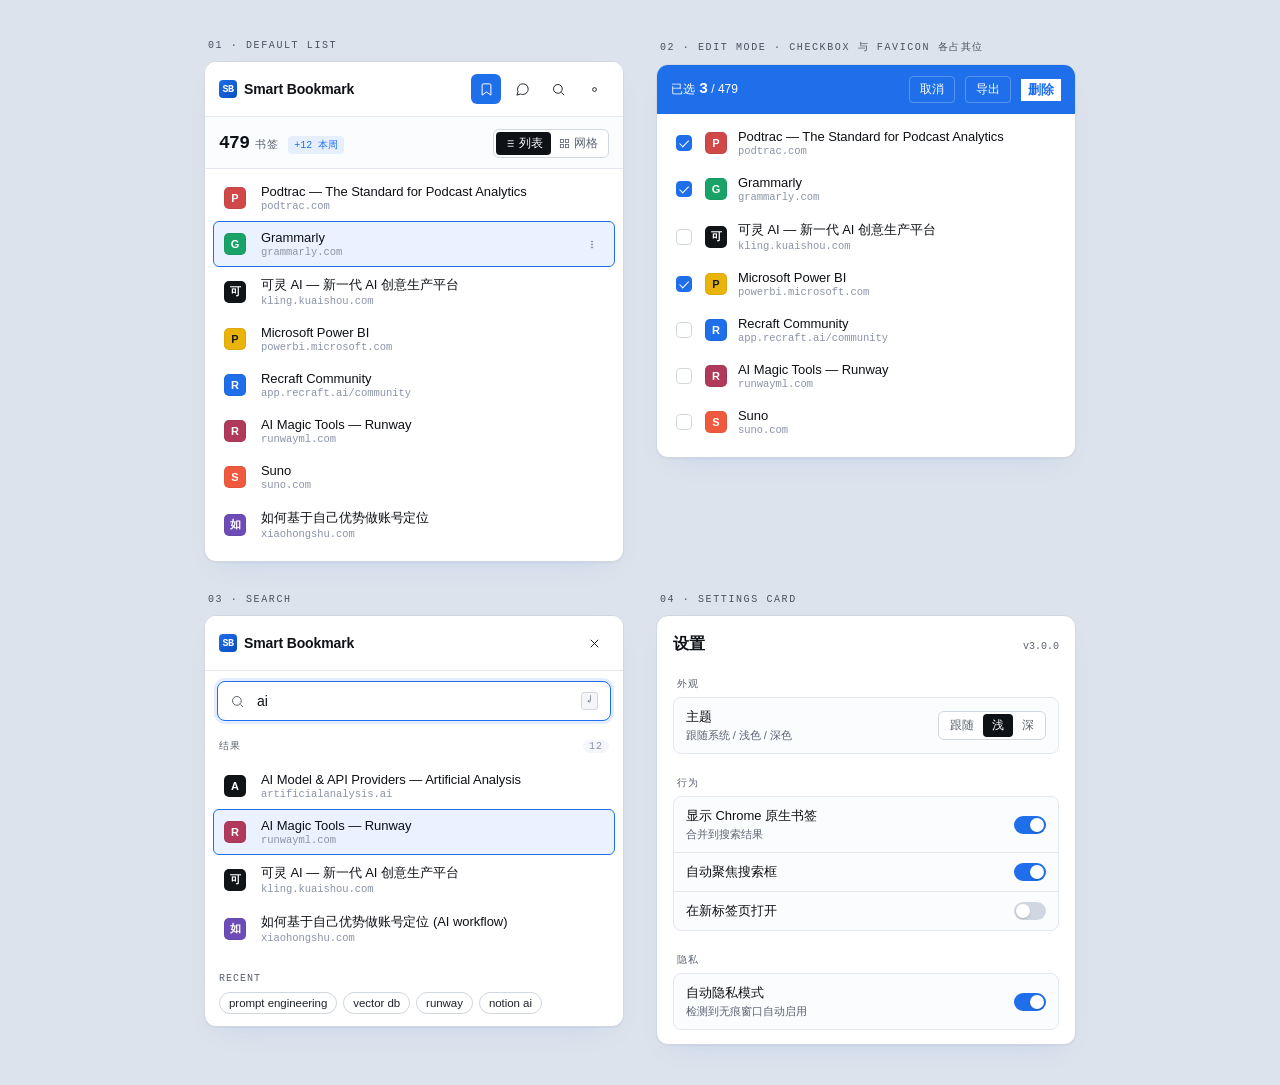
<file: ui-previews/variant-b-nordic-precision.html>
<!doctype html>
<html lang="zh-CN">
<head>
<meta charset="utf-8" />
<title>Variant B · Nordic Precision</title>
<style>
  :root {
    --ink: #0e1116;
    --ink-2: #1f242c;
    --muted: #5b6371;
    --muted-2: #8a93a6;
    --line: #e4e8ef;
    --line-strong: #d1d7e0;
    --bg: #f4f6fa;
    --panel: #ffffff;
    --panel-2: #fbfcfe;
    --hover: #eef2f8;
    --accent: #1f6feb;
    --accent-soft: #e6efff;
    --accent-strong: #0a4cbf;
    --selected-bg: #eaf2ff;
    --selected-border: #1f6feb;
    --danger: #c0362c;
    --radius-sm: 4px;
    --radius: 6px;
    --radius-lg: 10px;
    --shadow: 0 1px 0 rgba(15,23,42,0.04), 0 12px 28px -16px rgba(31,111,235,0.18);
    --sans: "Inter", ui-sans-serif, -apple-system, BlinkMacSystemFont, "SF Pro Text", "PingFang SC", sans-serif;
    --mono: ui-monospace, "JetBrains Mono", "SF Mono", Menlo, monospace;
  }
  * { box-sizing: border-box; }
  html, body { margin: 0; padding: 0; background: #dde3ec; color: var(--ink); font-family: var(--sans); -webkit-font-smoothing: antialiased; letter-spacing: -0.003em; }
  .stage { display: grid; grid-template-columns: repeat(2, 420px); gap: 32px; padding: 40px; justify-content: center; align-content: start; }
  .scene { display: flex; flex-direction: column; gap: 10px; }
  .scene-label { font-family: var(--mono); font-size: 10px; letter-spacing: 0.16em; text-transform: uppercase; color: #4a5160; padding-left: 4px; }

  /* === Popup === */
  .popup {
    width: 420px;
    background: var(--panel);
    border: 1px solid var(--line-strong);
    border-radius: 12px;
    overflow: hidden;
    box-shadow: var(--shadow);
    font-size: 13px;
  }

  /* Toolbar */
  .toolbar {
    display: flex; align-items: center; gap: 6px;
    padding: 12px 14px;
    border-bottom: 1px solid var(--line);
    background: var(--panel);
  }
  .brand {
    display: inline-flex; align-items: center; gap: 7px;
    font-size: 14px; font-weight: 600; color: var(--ink); letter-spacing: -0.01em;
  }
  .brand-mark {
    width: 18px; height: 18px; border-radius: 4px;
    background: linear-gradient(135deg, #1f6feb, #0a4cbf);
    display: inline-flex; align-items: center; justify-content: center;
    color: #fff; font-family: var(--mono); font-size: 10px; font-weight: 700;
    letter-spacing: -0.04em;
  }
  .toolbar .spacer { flex: 1; }
  .icon-btn {
    width: 30px; height: 30px;
    display: inline-flex; align-items: center; justify-content: center;
    border: 1px solid transparent;
    background: transparent;
    border-radius: var(--radius);
    color: var(--ink-2);
    cursor: pointer;
    transition: all .12s;
  }
  .icon-btn:hover { background: var(--hover); }
  .icon-btn.primary { background: var(--accent); color: #fff; }
  .icon-btn.primary:hover { background: var(--accent-strong); }
  .icon-btn svg { width: 15px; height: 15px; stroke-width: 1.6; }

  /* Sub-toolbar */
  .subbar {
    display: flex; align-items: center; gap: 10px;
    padding: 12px 14px 10px;
    background: var(--panel-2);
    border-bottom: 1px solid var(--line);
  }
  .count {
    display: inline-flex; align-items: baseline; gap: 6px;
  }
  .count .num {
    font-family: var(--mono);
    font-size: 18px;
    font-weight: 600;
    letter-spacing: -0.04em;
    color: var(--ink);
    font-variant-numeric: tabular-nums;
    line-height: 1;
  }
  .count .unit {
    font-size: 11px;
    color: var(--muted);
    letter-spacing: 0.04em;
  }
  .count .delta {
    font-family: var(--mono); font-size: 10px;
    color: var(--accent); margin-left: 4px;
    background: var(--accent-soft); padding: 2px 6px; border-radius: 4px;
    letter-spacing: 0;
  }
  .subbar .spacer { flex: 1; }
  .seg {
    display: inline-flex;
    border: 1px solid var(--line-strong);
    border-radius: 6px;
    padding: 2px;
    background: var(--panel);
  }
  .seg button {
    border: none; background: transparent;
    padding: 4px 8px; font-size: 11.5px; color: var(--muted);
    cursor: pointer; border-radius: 4px; font-family: var(--sans);
    display: inline-flex; align-items: center; gap: 4px;
  }
  .seg button svg { width: 11px; height: 11px; stroke-width: 1.8; }
  .seg button.on { background: var(--ink); color: #fff; }

  /* List */
  .list { padding: 6px 8px 12px; }
  .item {
    position: relative;
    display: grid;
    grid-template-columns: 26px minmax(0,1fr) auto;
    align-items: center;
    gap: 11px;
    padding: 8px 10px;
    border-radius: var(--radius);
    border: 1px solid transparent;
    cursor: pointer;
    transition: all .1s;
  }
  .item:hover { background: var(--hover); }
  .item.selected {
    background: var(--selected-bg);
    border-color: var(--selected-border);
  }

  .favicon {
    width: 22px; height: 22px;
    border-radius: 5px;
    overflow: hidden;
    display: flex; align-items: center; justify-content: center;
    color: #fff;
    font-size: 11px;
    font-weight: 600;
    flex-shrink: 0;
    box-shadow: inset 0 0 0 1px rgba(0,0,0,0.06);
  }
  .favicon.f1 { background: #d04848; }
  .favicon.f2 { background: #19a368; }
  .favicon.f3 { background: #111417; }
  .favicon.f4 { background: #eab308; color: #1a1a1a; }
  .favicon.f5 { background: #1f6feb; }
  .favicon.f6 { background: #b13a5a; }
  .favicon.f7 { background: #ef5a3f; }
  .favicon.f8 { background: #6d4cb8; }

  .meta { min-width: 0; display: flex; flex-direction: column; gap: 1px; }
  .title { font-size: 13px; font-weight: 500; color: var(--ink); white-space: nowrap; overflow: hidden; text-overflow: ellipsis; }
  .url { font-size: 10.5px; color: var(--muted-2); white-space: nowrap; overflow: hidden; text-overflow: ellipsis; font-family: var(--mono); }
  .item .actions { display: flex; gap: 2px; opacity: 0; transition: opacity .12s; }
  .item:hover .actions, .item.selected .actions { opacity: 1; }
  .item .actions .icon-btn { width: 24px; height: 24px; color: var(--muted); }

  /* Edit-mode fix: dedicated checkbox slot, favicon stays */
  .item.edit { grid-template-columns: 18px 22px minmax(0,1fr) auto; }
  .checkbox {
    width: 16px; height: 16px;
    border: 1.5px solid var(--line-strong);
    border-radius: 4px;
    display: inline-flex; align-items: center; justify-content: center;
    background: #fff;
    transition: all .12s;
  }
  .item.edit:hover .checkbox { border-color: var(--accent); }
  .checkbox.checked { background: var(--accent); border-color: var(--accent); }
  .checkbox.checked::after {
    content: ""; width: 8px; height: 4px;
    border-left: 1.5px solid #fff; border-bottom: 1.5px solid #fff;
    transform: rotate(-45deg) translate(0.5px, -1px);
  }

  /* Edit bar */
  .edit-bar {
    display: flex; align-items: center; gap: 10px;
    padding: 11px 14px;
    background: var(--accent);
    color: #fff;
    font-size: 12px;
  }
  .edit-bar .label { display: inline-flex; align-items: baseline; gap: 4px; }
  .edit-bar .num { font-family: var(--mono); font-weight: 700; font-size: 15px; letter-spacing: -0.04em; font-variant-numeric: tabular-nums; }
  .edit-bar .spacer { flex: 1; }
  .edit-bar .ghost {
    padding: 5px 10px; border: 1px solid rgba(255,255,255,0.25);
    border-radius: var(--radius-sm); color: #fff; background: transparent;
    cursor: pointer; font-size: 11.5px;
  }
  .edit-bar .ghost:hover { background: rgba(255,255,255,0.12); }
  .edit-bar .danger { background: #fff; color: var(--accent); border: 1px solid #fff; font-weight: 600; }

  /* Search */
  .search-input {
    margin: 10px 12px;
    display: flex; align-items: center; gap: 10px;
    padding: 10px 12px;
    border: 1px solid var(--line-strong);
    border-radius: 8px;
    background: var(--panel);
    transition: border-color .12s, box-shadow .12s;
  }
  .search-input.focused { border-color: var(--accent); box-shadow: 0 0 0 3px rgba(31,111,235,0.12); }
  .search-input svg { width: 15px; height: 15px; color: var(--muted); stroke-width: 1.6; }
  .search-input input {
    flex: 1; border: none; outline: none; background: transparent;
    font-family: var(--sans); font-size: 14px; color: var(--ink);
  }
  .search-input kbd {
    font-family: var(--mono); font-size: 10px;
    padding: 2px 5px; border: 1px solid var(--line-strong);
    border-radius: 3px; color: var(--muted); background: var(--bg);
  }
  .sec {
    padding: 8px 14px 4px;
    display: flex; align-items: center; gap: 8px;
    font-family: var(--mono); font-size: 10px; letter-spacing: 0.1em;
    text-transform: uppercase; color: var(--muted);
  }
  .sec .pill { margin-left: auto; font-family: var(--mono); font-size: 10px; padding: 1px 6px; background: var(--bg); border-radius: 999px; color: var(--muted-2); }

  .chips { padding: 4px 14px 12px; display: flex; flex-wrap: wrap; gap: 6px; }
  .chip {
    padding: 4px 9px; font-size: 11.5px;
    border: 1px solid var(--line-strong); border-radius: 999px;
    background: var(--panel); color: var(--ink-2); cursor: pointer;
  }
  .chip:hover { border-color: var(--accent); color: var(--accent); }

  /* Settings */
  .settings-card { padding: 18px 16px 14px; display: flex; flex-direction: column; gap: 16px; }
  .settings-title {
    margin: 0; font-size: 16px; font-weight: 600; letter-spacing: -0.02em;
    display: flex; align-items: baseline; justify-content: space-between;
  }
  .settings-title .ver { font-family: var(--mono); font-size: 10px; color: var(--muted); letter-spacing: 0; font-weight: 500; }
  .sg { display: flex; flex-direction: column; }
  .sg-label {
    font-family: var(--mono); font-size: 10px; letter-spacing: 0.12em;
    text-transform: uppercase; color: var(--muted); padding: 6px 4px;
  }
  .sg-card {
    border: 1px solid var(--line);
    border-radius: 8px;
    background: var(--panel-2);
    overflow: hidden;
  }
  .sg-row {
    display: flex; justify-content: space-between; align-items: center;
    padding: 10px 12px;
    border-bottom: 1px solid var(--line);
  }
  .sg-row:last-child { border-bottom: none; }
  .sg-row .name { font-size: 13px; color: var(--ink); }
  .sg-row .name small { display: block; color: var(--muted); font-size: 11px; margin-top: 2px; font-weight: normal; }
  .toggle {
    width: 32px; height: 18px; border-radius: 999px;
    background: var(--line-strong);
    position: relative; cursor: pointer; transition: background .15s;
  }
  .toggle::after {
    content: ""; position: absolute; top: 2px; left: 2px;
    width: 14px; height: 14px; border-radius: 50%; background: #fff;
    box-shadow: 0 1px 2px rgba(0,0,0,0.18);
    transition: transform .15s;
  }
  .toggle.on { background: var(--accent); }
  .toggle.on::after { transform: translateX(14px); }

  .seg-large { display: inline-flex; border: 1px solid var(--line-strong); border-radius: 6px; padding: 2px; background: var(--panel); }
  .seg-large button { border: none; background: transparent; padding: 4px 9px; font-size: 11.5px; color: var(--muted); cursor: pointer; border-radius: 4px; }
  .seg-large button.on { background: var(--ink); color: #fff; }

</style>
</head>
<body>
<div class="stage">

  <!-- SCENE 1: default -->
  <div class="scene">
    <span class="scene-label">01 · Default list</span>
    <div class="popup">
      <div class="toolbar">
        <div class="brand"><span class="brand-mark">SB</span> Smart Bookmark</div>
        <div class="spacer"></div>
        <button class="icon-btn primary"><svg viewBox="0 0 24 24" fill="none" stroke="currentColor"><path d="M19 21l-7-5-7 5V5a2 2 0 0 1 2-2h10a2 2 0 0 1 2 2z"/></svg></button>
        <button class="icon-btn"><svg viewBox="0 0 24 24" fill="none" stroke="currentColor"><path d="M21 11.5a8.38 8.38 0 0 1-.9 3.8 8.5 8.5 0 0 1-7.6 4.7 8.38 8.38 0 0 1-3.8-.9L3 21l1.9-5.7a8.38 8.38 0 0 1-.9-3.8 8.5 8.5 0 0 1 4.7-7.6 8.38 8.38 0 0 1 3.8-.9h.5a8.48 8.48 0 0 1 8 8v.5z"/></svg></button>
        <button class="icon-btn"><svg viewBox="0 0 24 24" fill="none" stroke="currentColor"><circle cx="11" cy="11" r="7"/><path d="M21 21l-4.3-4.3"/></svg></button>
        <button class="icon-btn"><svg viewBox="0 0 24 24" fill="none" stroke="currentColor"><circle cx="12" cy="12" r="3"/></svg></button>
      </div>

      <div class="subbar">
        <span class="count"><span class="num">479</span><span class="unit">书签</span><span class="delta">+12 本周</span></span>
        <div class="spacer"></div>
        <div class="seg">
          <button class="on"><svg viewBox="0 0 24 24" fill="none" stroke="currentColor"><line x1="8" y1="6" x2="21" y2="6"/><line x1="8" y1="12" x2="21" y2="12"/><line x1="8" y1="18" x2="21" y2="18"/></svg> 列表</button>
          <button><svg viewBox="0 0 24 24" fill="none" stroke="currentColor"><rect x="3" y="3" width="7" height="7"/><rect x="14" y="3" width="7" height="7"/><rect x="3" y="14" width="7" height="7"/><rect x="14" y="14" width="7" height="7"/></svg> 网格</button>
        </div>
      </div>

      <div class="list">
        <div class="item">
          <div class="favicon f1">P</div>
          <div class="meta"><div class="title">Podtrac — The Standard for Podcast Analytics</div><div class="url">podtrac.com</div></div>
          <div class="actions"><button class="icon-btn"><svg viewBox="0 0 24 24" fill="none" stroke="currentColor"><circle cx="12" cy="5" r="1.5"/><circle cx="12" cy="12" r="1.5"/><circle cx="12" cy="19" r="1.5"/></svg></button></div>
        </div>
        <div class="item selected">
          <div class="favicon f2">G</div>
          <div class="meta"><div class="title">Grammarly</div><div class="url">grammarly.com</div></div>
          <div class="actions"><button class="icon-btn"><svg viewBox="0 0 24 24" fill="none" stroke="currentColor"><circle cx="12" cy="5" r="1.5"/><circle cx="12" cy="12" r="1.5"/><circle cx="12" cy="19" r="1.5"/></svg></button></div>
        </div>
        <div class="item">
          <div class="favicon f3">可</div>
          <div class="meta"><div class="title">可灵 AI — 新一代 AI 创意生产平台</div><div class="url">kling.kuaishou.com</div></div>
          <div class="actions"></div>
        </div>
        <div class="item">
          <div class="favicon f4">P</div>
          <div class="meta"><div class="title">Microsoft Power BI</div><div class="url">powerbi.microsoft.com</div></div>
          <div class="actions"></div>
        </div>
        <div class="item">
          <div class="favicon f5">R</div>
          <div class="meta"><div class="title">Recraft Community</div><div class="url">app.recraft.ai/community</div></div>
          <div class="actions"></div>
        </div>
        <div class="item">
          <div class="favicon f6">R</div>
          <div class="meta"><div class="title">AI Magic Tools — Runway</div><div class="url">runwayml.com</div></div>
          <div class="actions"></div>
        </div>
        <div class="item">
          <div class="favicon f7">S</div>
          <div class="meta"><div class="title">Suno</div><div class="url">suno.com</div></div>
          <div class="actions"></div>
        </div>
        <div class="item">
          <div class="favicon f8">如</div>
          <div class="meta"><div class="title">如何基于自己优势做账号定位</div><div class="url">xiaohongshu.com</div></div>
          <div class="actions"></div>
        </div>
      </div>
    </div>
  </div>

  <!-- SCENE 2: edit -->
  <div class="scene">
    <span class="scene-label">02 · Edit mode · checkbox 与 favicon 各占其位</span>
    <div class="popup">
      <div class="edit-bar">
        <span class="label">已选 <span class="num">3</span> / 479</span>
        <div class="spacer"></div>
        <button class="ghost">取消</button>
        <button class="ghost">导出</button>
        <button class="danger">删除</button>
      </div>
      <div class="list">
        <div class="item edit">
          <div class="checkbox checked"></div>
          <div class="favicon f1">P</div>
          <div class="meta"><div class="title">Podtrac — The Standard for Podcast Analytics</div><div class="url">podtrac.com</div></div>
        </div>
        <div class="item edit">
          <div class="checkbox checked"></div>
          <div class="favicon f2">G</div>
          <div class="meta"><div class="title">Grammarly</div><div class="url">grammarly.com</div></div>
        </div>
        <div class="item edit">
          <div class="checkbox"></div>
          <div class="favicon f3">可</div>
          <div class="meta"><div class="title">可灵 AI — 新一代 AI 创意生产平台</div><div class="url">kling.kuaishou.com</div></div>
        </div>
        <div class="item edit">
          <div class="checkbox checked"></div>
          <div class="favicon f4">P</div>
          <div class="meta"><div class="title">Microsoft Power BI</div><div class="url">powerbi.microsoft.com</div></div>
        </div>
        <div class="item edit">
          <div class="checkbox"></div>
          <div class="favicon f5">R</div>
          <div class="meta"><div class="title">Recraft Community</div><div class="url">app.recraft.ai/community</div></div>
        </div>
        <div class="item edit">
          <div class="checkbox"></div>
          <div class="favicon f6">R</div>
          <div class="meta"><div class="title">AI Magic Tools — Runway</div><div class="url">runwayml.com</div></div>
        </div>
        <div class="item edit">
          <div class="checkbox"></div>
          <div class="favicon f7">S</div>
          <div class="meta"><div class="title">Suno</div><div class="url">suno.com</div></div>
        </div>
      </div>
    </div>
  </div>

  <!-- SCENE 3: search -->
  <div class="scene">
    <span class="scene-label">03 · Search</span>
    <div class="popup">
      <div class="toolbar">
        <div class="brand"><span class="brand-mark">SB</span> Smart Bookmark</div>
        <div class="spacer"></div>
        <button class="icon-btn"><svg viewBox="0 0 24 24" fill="none" stroke="currentColor"><path d="M18 6L6 18M6 6l12 12"/></svg></button>
      </div>
      <div class="search-input focused">
        <svg viewBox="0 0 24 24" fill="none" stroke="currentColor"><circle cx="11" cy="11" r="7"/><path d="M21 21l-4.3-4.3"/></svg>
        <input value="ai" />
        <kbd>↵</kbd>
      </div>
      <div class="sec">结果 <span class="pill">12</span></div>
      <div class="list">
        <div class="item">
          <div class="favicon f3">A</div>
          <div class="meta"><div class="title">AI Model & API Providers — Artificial Analysis</div><div class="url">artificialanalysis.ai</div></div>
        </div>
        <div class="item selected">
          <div class="favicon f6">R</div>
          <div class="meta"><div class="title">AI Magic Tools — Runway</div><div class="url">runwayml.com</div></div>
        </div>
        <div class="item">
          <div class="favicon f3">可</div>
          <div class="meta"><div class="title">可灵 AI — 新一代 AI 创意生产平台</div><div class="url">kling.kuaishou.com</div></div>
        </div>
        <div class="item">
          <div class="favicon f8">如</div>
          <div class="meta"><div class="title">如何基于自己优势做账号定位 (AI workflow)</div><div class="url">xiaohongshu.com</div></div>
        </div>
      </div>
      <div class="sec">Recent</div>
      <div class="chips">
        <span class="chip">prompt engineering</span>
        <span class="chip">vector db</span>
        <span class="chip">runway</span>
        <span class="chip">notion ai</span>
      </div>
    </div>
  </div>

  <!-- SCENE 4: settings -->
  <div class="scene">
    <span class="scene-label">04 · Settings card</span>
    <div class="popup">
      <div class="settings-card">
        <h2 class="settings-title">设置 <span class="ver">v3.0.0</span></h2>

        <div class="sg">
          <span class="sg-label">外观</span>
          <div class="sg-card">
            <div class="sg-row">
              <div class="name">主题<small>跟随系统 / 浅色 / 深色</small></div>
              <div class="seg-large">
                <button>跟随</button>
                <button class="on">浅</button>
                <button>深</button>
              </div>
            </div>
          </div>
        </div>

        <div class="sg">
          <span class="sg-label">行为</span>
          <div class="sg-card">
            <div class="sg-row">
              <div class="name">显示 Chrome 原生书签<small>合并到搜索结果</small></div>
              <div class="toggle on"></div>
            </div>
            <div class="sg-row">
              <div class="name">自动聚焦搜索框</div>
              <div class="toggle on"></div>
            </div>
            <div class="sg-row">
              <div class="name">在新标签页打开</div>
              <div class="toggle"></div>
            </div>
          </div>
        </div>

        <div class="sg">
          <span class="sg-label">隐私</span>
          <div class="sg-card">
            <div class="sg-row">
              <div class="name">自动隐私模式<small>检测到无痕窗口自动启用</small></div>
              <div class="toggle on"></div>
            </div>
          </div>
        </div>
      </div>
    </div>
  </div>

</div>
</body>
</html>
</file>
